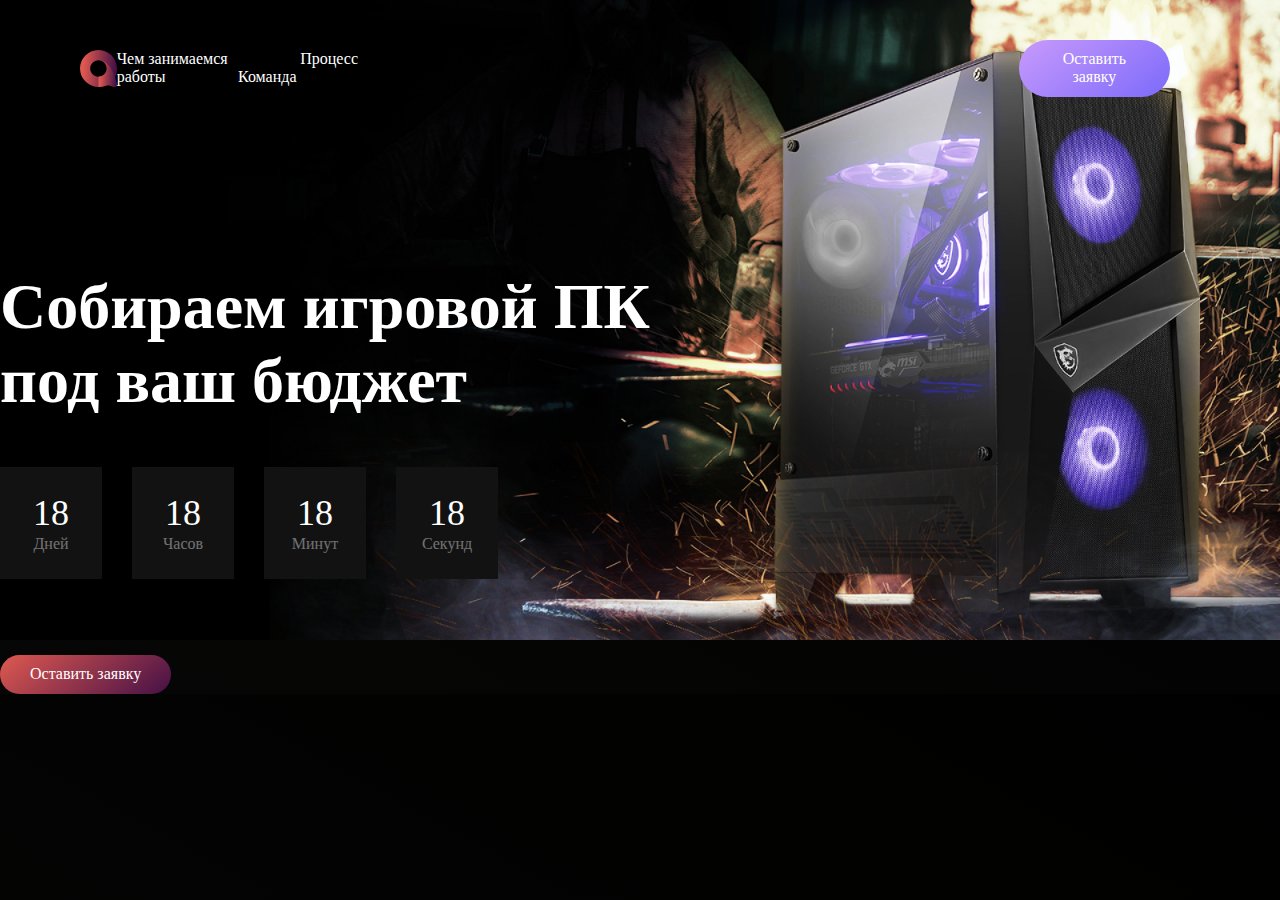
<file: Project/index.html>
<!DOCTYPE html>
<html lang="en">
  <head>
    <meta charset="UTF-8" />
    <meta name="viewport" content="width=device-width, initial-scale=1.0" />
    <link rel="stylesheet" href="css/normalize.css" />
    <link rel="stylesheet" href="css/style.css" />
    <title>Document</title>
  </head>
  <body>
    <header class="header">
      <div class="header__wrap">
        <a href="#" class="header__logo">
          <img src="img/Group.svg" alt="" />
        </a>
        <div class="header__menu">
          <nav class="header__nav">
            <a href="#">Чем занимаемся</a>
            <a href="#">Процесс работы</a>
            <a href="#">Команда</a>
          </nav>
          <button type="button" class="button header__button">
            Оставить заявку
          </button>
        </div>
      </div>
    </header>
    <main class="main">
      <section class="main-display">
        <div class="container">
          <h1 class="main-display__header">
            Собираем игровой ПК под ваш бюджет
          </h1>
          <div class="timer main-display__timer">
            <div class="timer__item">
              <div class="timer__count">18</div>
              <div class="timer_text">Дней</div>
            </div>
            <div class="timer__item">
              <div class="timer__count">18</div>
              <div class="timer_text">Часов</div>
            </div>
            <div class="timer__item">
              <div class="timer__count">18</div>
              <div class="timer_text">Минут</div>
            </div>
            <div class="timer__item">
              <div class="timer__count">18</div>
              <div class="timer_text">Секунд</div>
            </div>
          </div>
          <button class="button main-display__button">Оставить заявку</button>
        </div>
        <div class="main-display__backgroud">
          <img src="img/main-screen__bgc.png" alt="" />
        </div>
      </section>
    </main>
  </body>
</html>
</file>
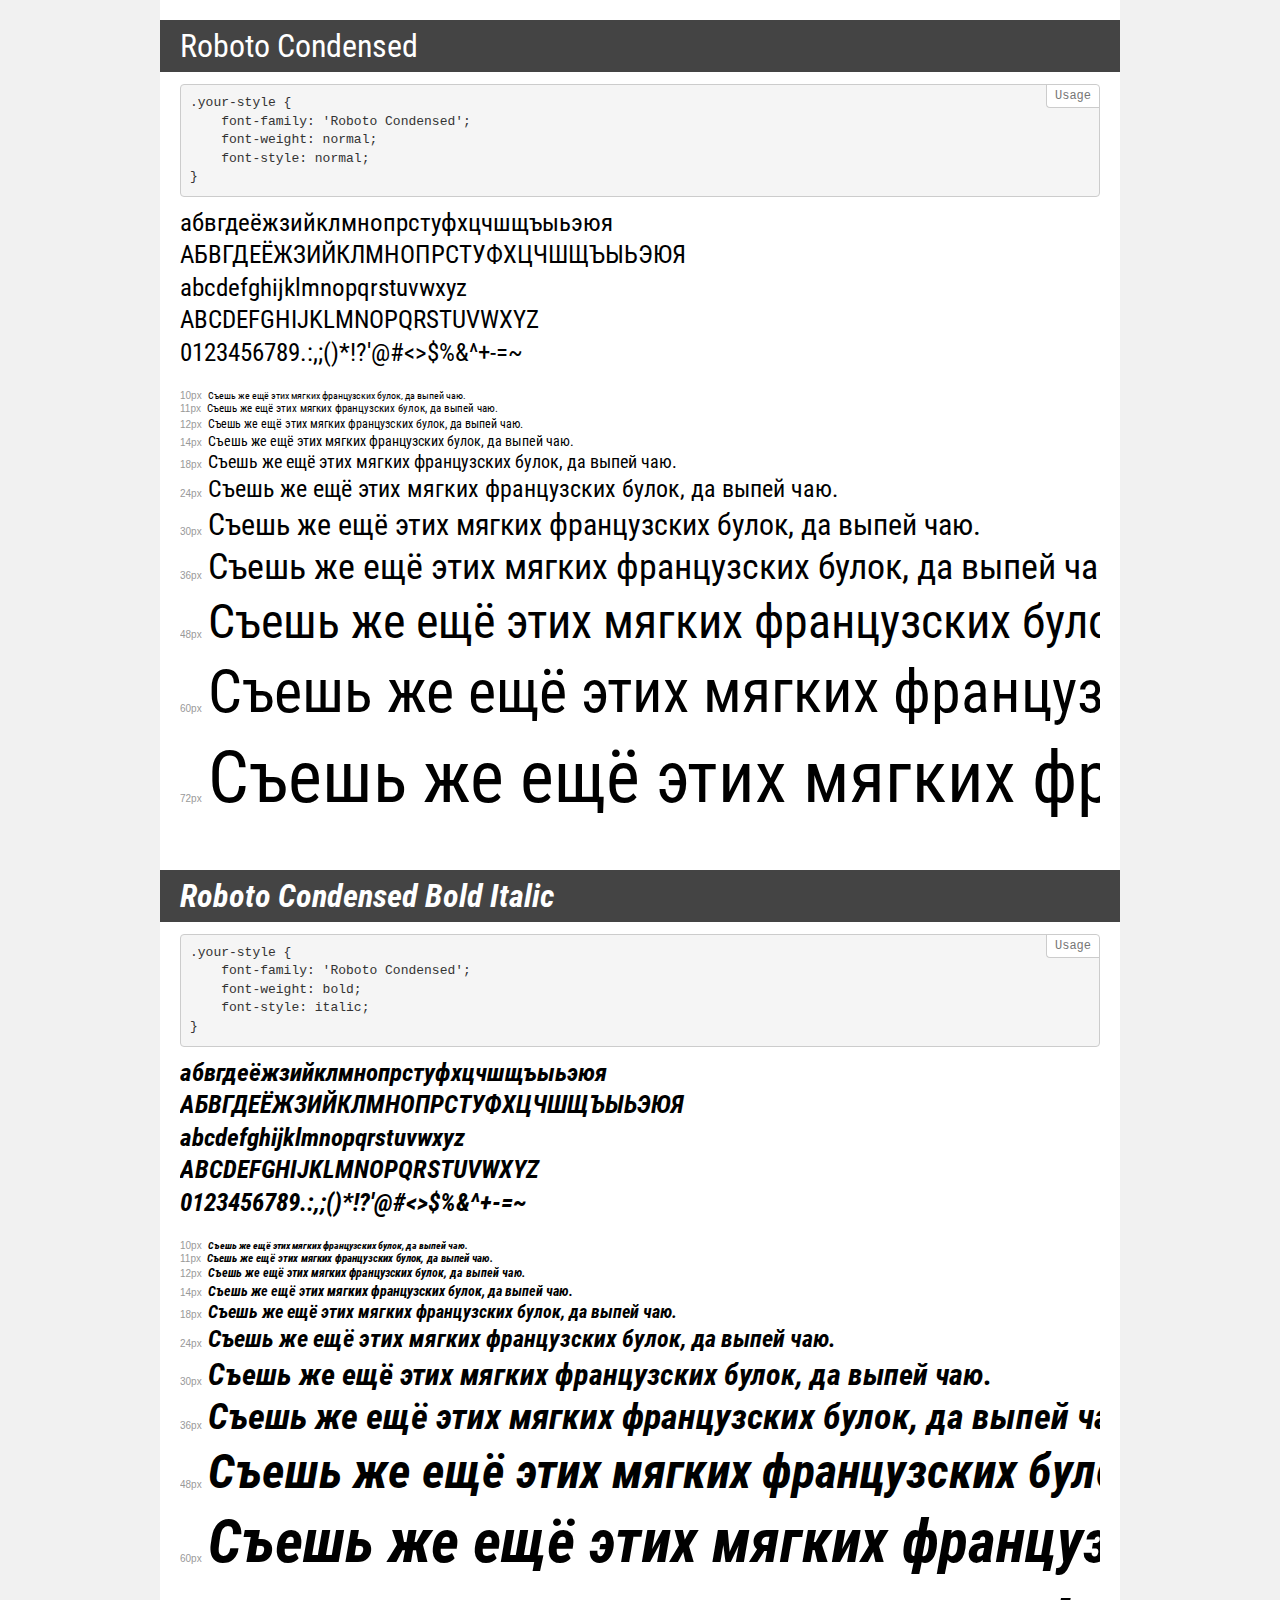
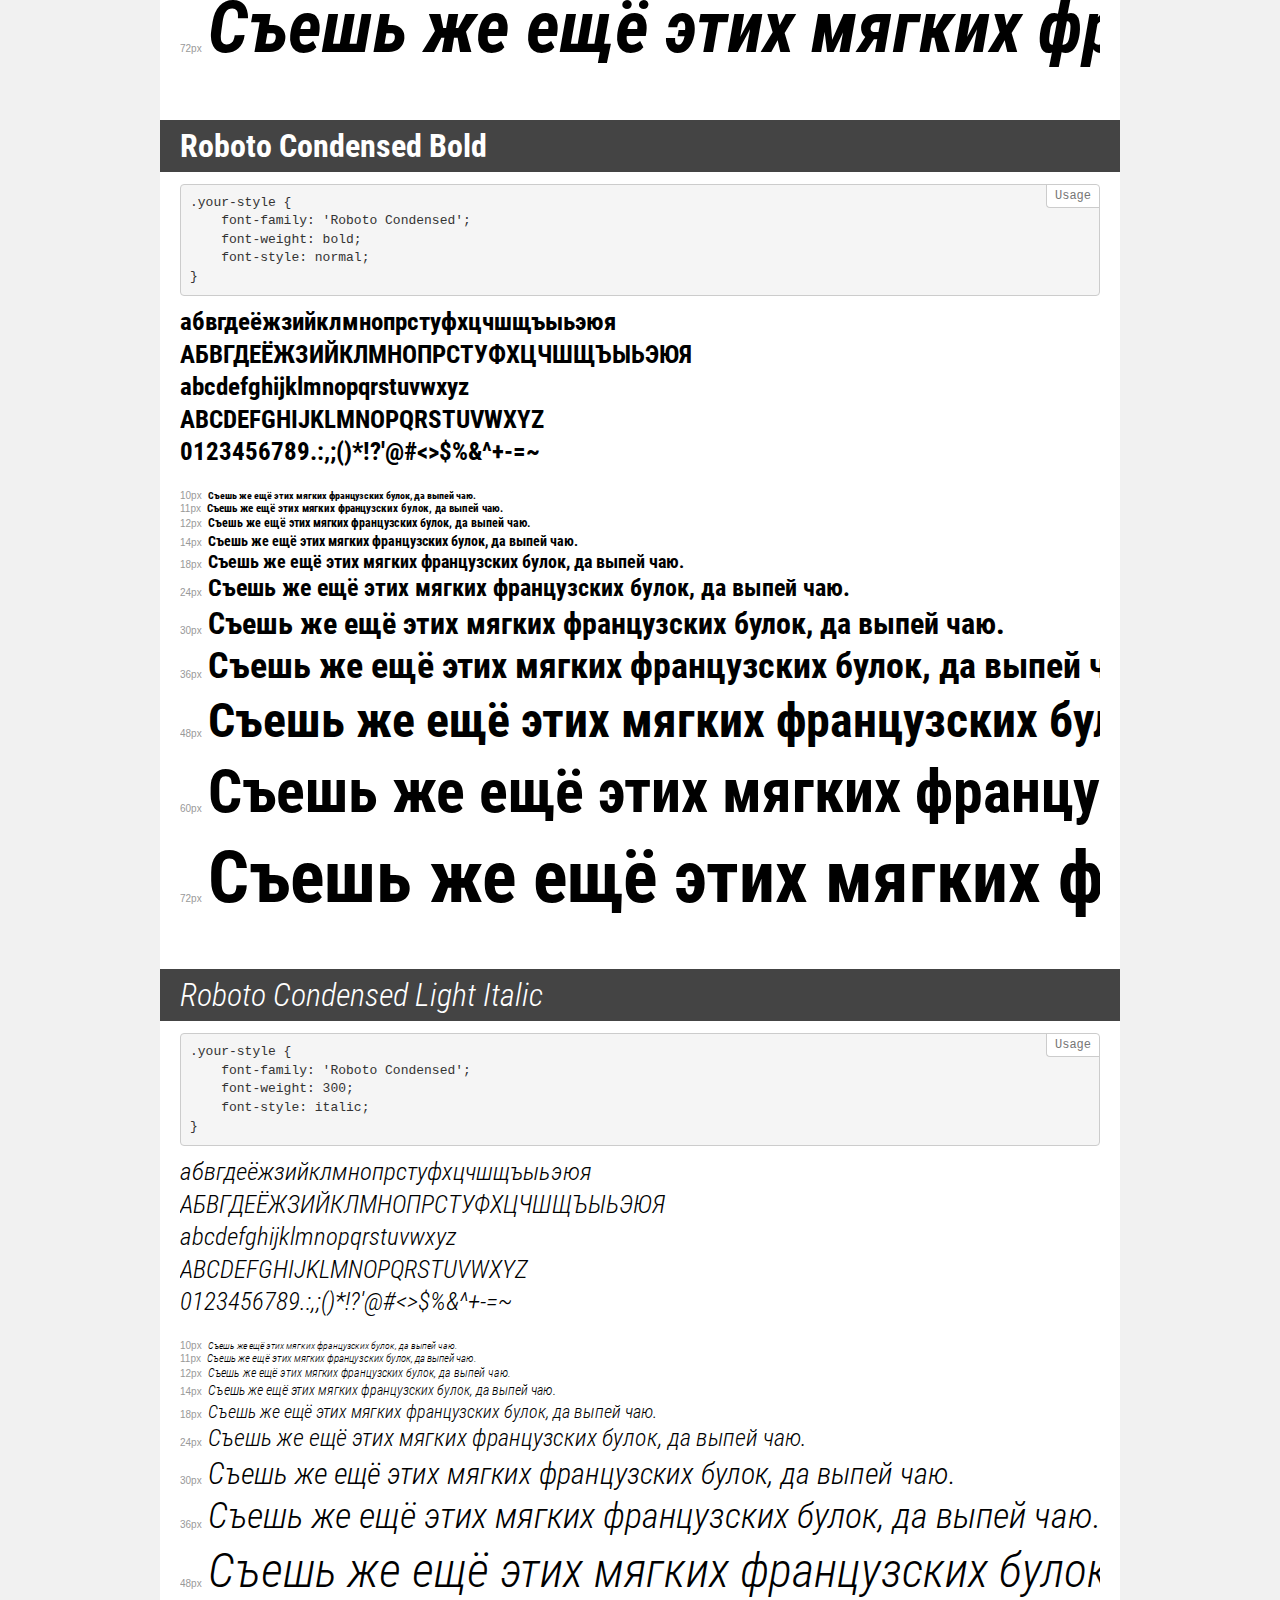
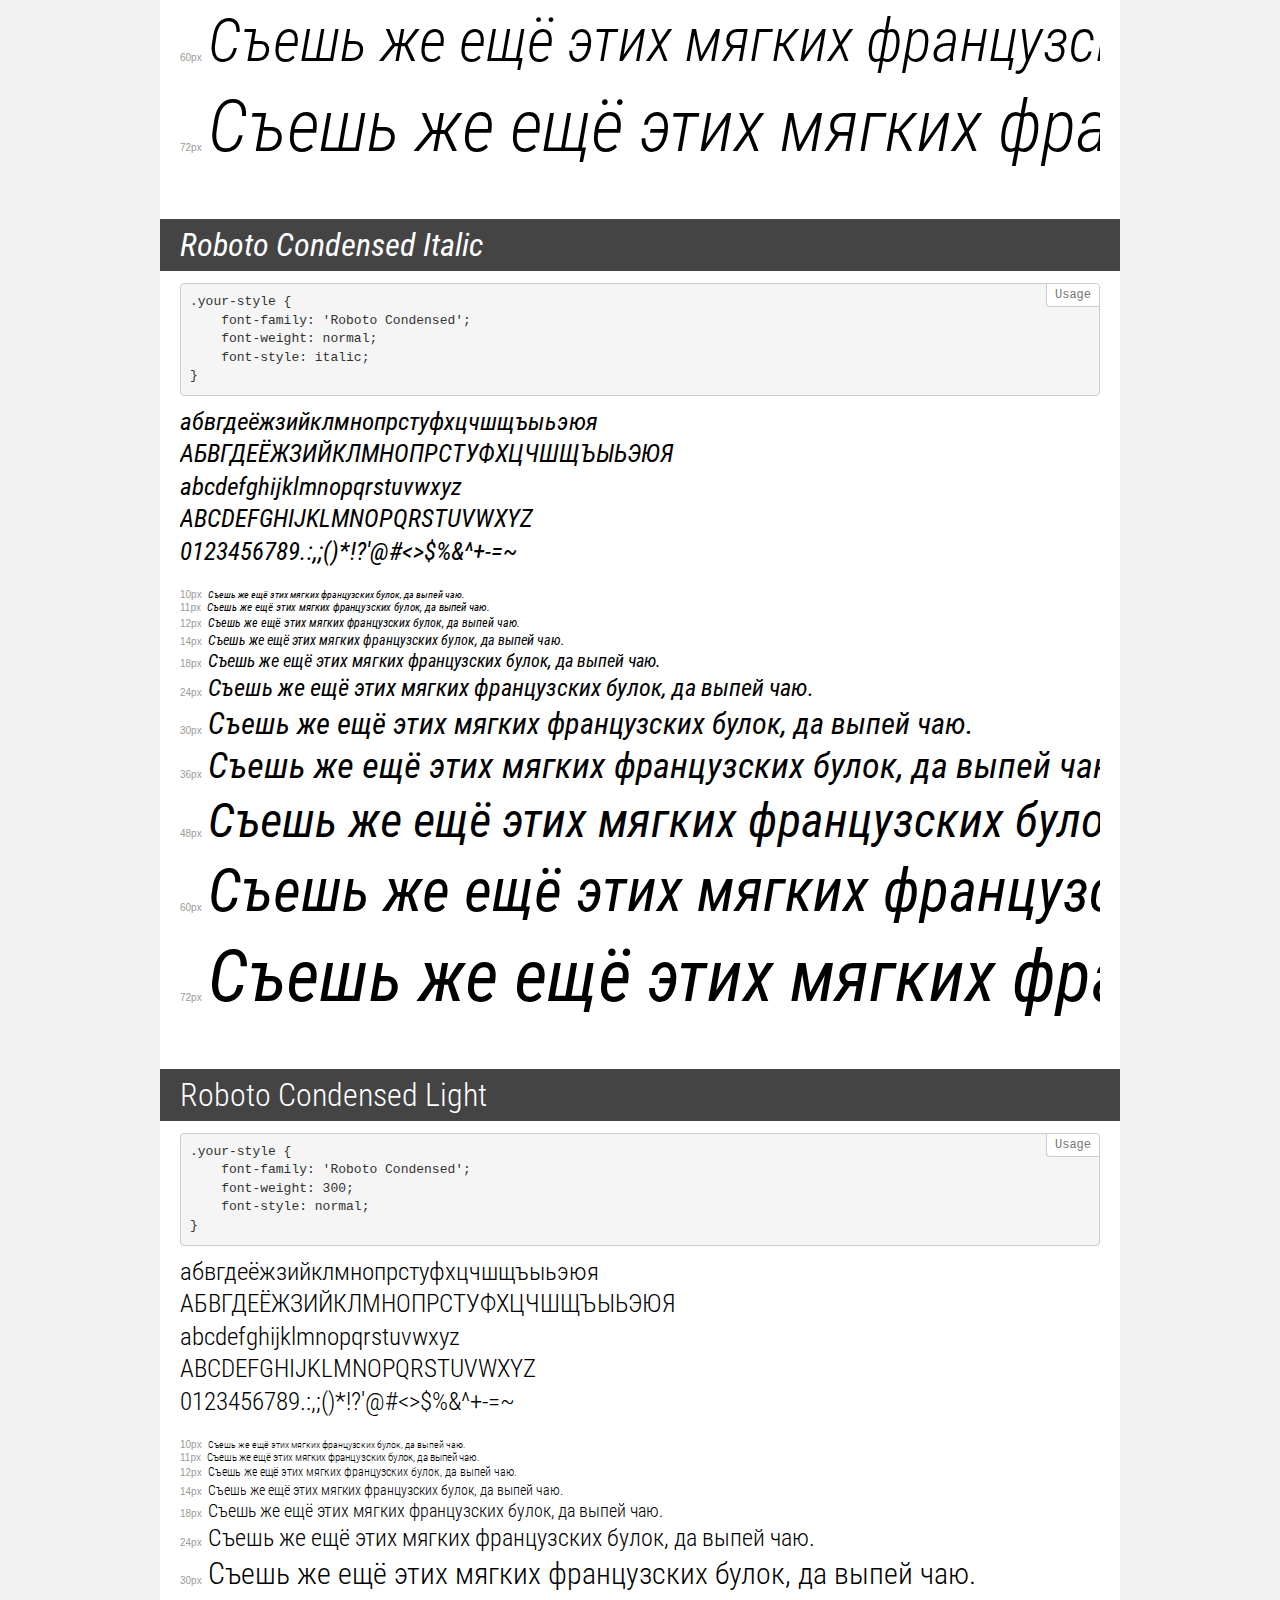
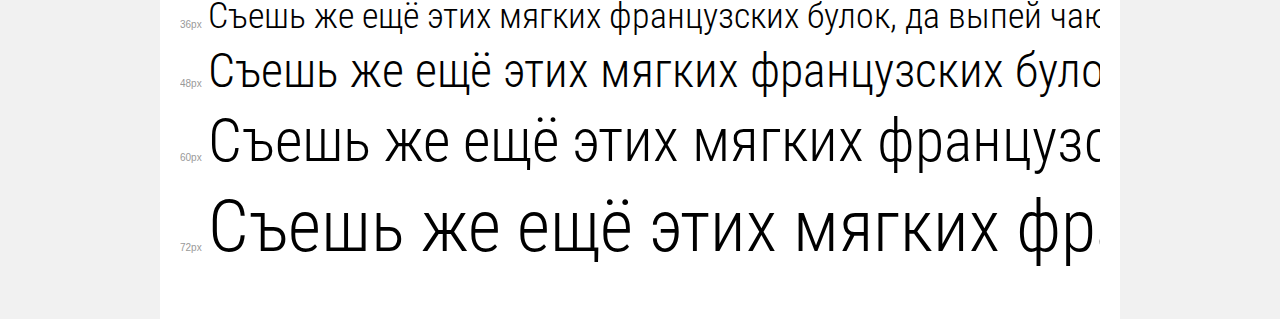
<file: fonts/demo.html>
<!DOCTYPE html>
<html>
<head>
    <meta charset="utf-8">
    <meta http-equiv="X-UA-Compatible" content="IE=edge">
    <meta name="viewport" content="width=device-width, initial-scale=1">
    <meta name="robots" content="noindex, noarchive">
    <title>Transfonter demo</title>
    <link href="stylesheet.css" rel="stylesheet">
    <style>
        /*
        http://meyerweb.com/eric/tools/css/reset/
        v2.0 | 20110126
        License: none (public domain)
        */
        html, body, div, span, applet, object, iframe,
        h1, h2, h3, h4, h5, h6, p, blockquote, pre,
        a, abbr, acronym, address, big, cite, code,
        del, dfn, em, img, ins, kbd, q, s, samp,
        small, strike, strong, sub, sup, tt, var,
        b, u, i, center,
        dl, dt, dd, ol, ul, li,
        fieldset, form, label, legend,
        table, caption, tbody, tfoot, thead, tr, th, td,
        article, aside, canvas, details, embed,
        figure, figcaption, footer, header, hgroup,
        menu, nav, output, ruby, section, summary,
        time, mark, audio, video {
            margin: 0;
            padding: 0;
            border: 0;
            font-size: 100%;
            font: inherit;
            vertical-align: baseline;
        }
        /* HTML5 display-role reset for older browsers */
        article, aside, details, figcaption, figure,
        footer, header, hgroup, menu, nav, section {
            display: block;
        }
        body {
            line-height: 1;
        }
        ol, ul {
            list-style: none;
        }
        blockquote, q {
            quotes: none;
        }
        blockquote:before, blockquote:after,
        q:before, q:after {
            content: '';
            content: none;
        }
        table {
            border-collapse: collapse;
            border-spacing: 0;
        }
        /* common styles */
        body {
            background: #f1f1f1;
            color: #000;
        }
        .page {
            background: #fff;
            width: 920px;
            margin: 0 auto;
            padding: 20px 20px 0 20px;
            overflow: hidden;
        }
        .font-container {
            overflow-x: auto;
            overflow-y: hidden;
            margin-bottom: 40px;
            line-height: 1.3;
            white-space: nowrap;
            padding-bottom: 5px;
        }
        h1 {
            position: relative;
            background: #444;
            font-size: 32px;
            color: #fff;
            padding: 10px 20px;
            margin: 0 -20px 12px -20px;
        }
        .letters {
            font-size: 25px;
            margin-bottom: 20px;
        }
        .s10:before {
            content: '10px';
        }
        .s11:before {
            content: '11px';
        }
        .s12:before {
            content: '12px';
        }
        .s14:before {
            content: '14px';
        }
        .s18:before {
            content: '18px';
        }
        .s24:before {
            content: '24px';
        }
        .s30:before {
            content: '30px';
        }
        .s36:before {
            content: '36px';
        }
        .s48:before {
            content: '48px';
        }
        .s60:before {
            content: '60px';
        }
        .s72:before {
            content: '72px';
        }
        .s10:before, .s11:before, .s12:before, .s14:before,
        .s18:before, .s24:before, .s30:before, .s36:before,
        .s48:before, .s60:before, .s72:before {
            font-family: Arial, sans-serif;
            font-size: 10px;
            font-weight: normal;
            font-style: normal;
            color: #999;
            padding-right: 6px;
        }
        pre {
            display: block;
            position: relative;
            padding: 9px;
            margin: 0 0 10px;
            font-family: Monaco, Menlo, Consolas, "Courier New", monospace !important;
            font-size: 13px;
            line-height: 1.428571429;
            color: #333;
            font-weight: normal !important;
            font-style: normal !important;
            background-color: #f5f5f5;
            border: 1px solid #ccc;
            overflow-x: auto;
            border-radius: 4px;
        }
        pre:after {
            display: block;
            position: absolute;
            right: 0;
            top: 0;
            content: 'Usage';
            line-height: 1;
            padding: 5px 8px;
            font-size: 12px;
            color: #767676;
            background-color: #fff;
            border: 1px solid #ccc;
            border-right: none;
            border-top: none;
            border-radius: 0 4px 0 4px;
            z-index: 10;
        }
        /* responsive */
        @media (max-width: 959px) {
            .page {
                width: auto;
                margin: 0;
            }
        }
    </style>
</head>
<body>
<div class="page">
    <div class="demo" style="font-family: 'Roboto Condensed'; font-weight: normal; font-style: normal;">
        <h1>Roboto Condensed</h1>
        <pre>.your-style {
    font-family: 'Roboto Condensed';
    font-weight: normal;
    font-style: normal;
}</pre>
        <div class="font-container">
            <p class="letters">
                абвгдеёжзийклмнопрстуфхцчшщъыьэюя<br>
АБВГДЕЁЖЗИЙКЛМНОПРСТУФХЦЧШЩЪЫЬЭЮЯ<br>
abcdefghijklmnopqrstuvwxyz<br>
ABCDEFGHIJKLMNOPQRSTUVWXYZ<br>
                0123456789.:,;()*!?'@#<>$%&^+-=~
            </p>
            <p class="s10" style="font-size: 10px;">Съешь же ещё этих мягких французских булок, да выпей чаю.</p>
            <p class="s11" style="font-size: 11px;">Съешь же ещё этих мягких французских булок, да выпей чаю.</p>
            <p class="s12" style="font-size: 12px;">Съешь же ещё этих мягких французских булок, да выпей чаю.</p>
            <p class="s14" style="font-size: 14px;">Съешь же ещё этих мягких французских булок, да выпей чаю.</p>
            <p class="s18" style="font-size: 18px;">Съешь же ещё этих мягких французских булок, да выпей чаю.</p>
            <p class="s24" style="font-size: 24px;">Съешь же ещё этих мягких французских булок, да выпей чаю.</p>
            <p class="s30" style="font-size: 30px;">Съешь же ещё этих мягких французских булок, да выпей чаю.</p>
            <p class="s36" style="font-size: 36px;">Съешь же ещё этих мягких французских булок, да выпей чаю.</p>
            <p class="s48" style="font-size: 48px;">Съешь же ещё этих мягких французских булок, да выпей чаю.</p>
            <p class="s60" style="font-size: 60px;">Съешь же ещё этих мягких французских булок, да выпей чаю.</p>
            <p class="s72" style="font-size: 72px;">Съешь же ещё этих мягких французских булок, да выпей чаю.</p>
        </div>
    </div>
    <div class="demo" style="font-family: 'Roboto Condensed'; font-weight: bold; font-style: italic;">
        <h1>Roboto Condensed Bold Italic</h1>
        <pre>.your-style {
    font-family: 'Roboto Condensed';
    font-weight: bold;
    font-style: italic;
}</pre>
        <div class="font-container">
            <p class="letters">
                абвгдеёжзийклмнопрстуфхцчшщъыьэюя<br>
АБВГДЕЁЖЗИЙКЛМНОПРСТУФХЦЧШЩЪЫЬЭЮЯ<br>
abcdefghijklmnopqrstuvwxyz<br>
ABCDEFGHIJKLMNOPQRSTUVWXYZ<br>
                0123456789.:,;()*!?'@#<>$%&^+-=~
            </p>
            <p class="s10" style="font-size: 10px;">Съешь же ещё этих мягких французских булок, да выпей чаю.</p>
            <p class="s11" style="font-size: 11px;">Съешь же ещё этих мягких французских булок, да выпей чаю.</p>
            <p class="s12" style="font-size: 12px;">Съешь же ещё этих мягких французских булок, да выпей чаю.</p>
            <p class="s14" style="font-size: 14px;">Съешь же ещё этих мягких французских булок, да выпей чаю.</p>
            <p class="s18" style="font-size: 18px;">Съешь же ещё этих мягких французских булок, да выпей чаю.</p>
            <p class="s24" style="font-size: 24px;">Съешь же ещё этих мягких французских булок, да выпей чаю.</p>
            <p class="s30" style="font-size: 30px;">Съешь же ещё этих мягких французских булок, да выпей чаю.</p>
            <p class="s36" style="font-size: 36px;">Съешь же ещё этих мягких французских булок, да выпей чаю.</p>
            <p class="s48" style="font-size: 48px;">Съешь же ещё этих мягких французских булок, да выпей чаю.</p>
            <p class="s60" style="font-size: 60px;">Съешь же ещё этих мягких французских булок, да выпей чаю.</p>
            <p class="s72" style="font-size: 72px;">Съешь же ещё этих мягких французских булок, да выпей чаю.</p>
        </div>
    </div>
    <div class="demo" style="font-family: 'Roboto Condensed'; font-weight: bold; font-style: normal;">
        <h1>Roboto Condensed Bold</h1>
        <pre>.your-style {
    font-family: 'Roboto Condensed';
    font-weight: bold;
    font-style: normal;
}</pre>
        <div class="font-container">
            <p class="letters">
                абвгдеёжзийклмнопрстуфхцчшщъыьэюя<br>
АБВГДЕЁЖЗИЙКЛМНОПРСТУФХЦЧШЩЪЫЬЭЮЯ<br>
abcdefghijklmnopqrstuvwxyz<br>
ABCDEFGHIJKLMNOPQRSTUVWXYZ<br>
                0123456789.:,;()*!?'@#<>$%&^+-=~
            </p>
            <p class="s10" style="font-size: 10px;">Съешь же ещё этих мягких французских булок, да выпей чаю.</p>
            <p class="s11" style="font-size: 11px;">Съешь же ещё этих мягких французских булок, да выпей чаю.</p>
            <p class="s12" style="font-size: 12px;">Съешь же ещё этих мягких французских булок, да выпей чаю.</p>
            <p class="s14" style="font-size: 14px;">Съешь же ещё этих мягких французских булок, да выпей чаю.</p>
            <p class="s18" style="font-size: 18px;">Съешь же ещё этих мягких французских булок, да выпей чаю.</p>
            <p class="s24" style="font-size: 24px;">Съешь же ещё этих мягких французских булок, да выпей чаю.</p>
            <p class="s30" style="font-size: 30px;">Съешь же ещё этих мягких французских булок, да выпей чаю.</p>
            <p class="s36" style="font-size: 36px;">Съешь же ещё этих мягких французских булок, да выпей чаю.</p>
            <p class="s48" style="font-size: 48px;">Съешь же ещё этих мягких французских булок, да выпей чаю.</p>
            <p class="s60" style="font-size: 60px;">Съешь же ещё этих мягких французских булок, да выпей чаю.</p>
            <p class="s72" style="font-size: 72px;">Съешь же ещё этих мягких французских булок, да выпей чаю.</p>
        </div>
    </div>
    <div class="demo" style="font-family: 'Roboto Condensed'; font-weight: 300; font-style: italic;">
        <h1>Roboto Condensed Light Italic</h1>
        <pre>.your-style {
    font-family: 'Roboto Condensed';
    font-weight: 300;
    font-style: italic;
}</pre>
        <div class="font-container">
            <p class="letters">
                абвгдеёжзийклмнопрстуфхцчшщъыьэюя<br>
АБВГДЕЁЖЗИЙКЛМНОПРСТУФХЦЧШЩЪЫЬЭЮЯ<br>
abcdefghijklmnopqrstuvwxyz<br>
ABCDEFGHIJKLMNOPQRSTUVWXYZ<br>
                0123456789.:,;()*!?'@#<>$%&^+-=~
            </p>
            <p class="s10" style="font-size: 10px;">Съешь же ещё этих мягких французских булок, да выпей чаю.</p>
            <p class="s11" style="font-size: 11px;">Съешь же ещё этих мягких французских булок, да выпей чаю.</p>
            <p class="s12" style="font-size: 12px;">Съешь же ещё этих мягких французских булок, да выпей чаю.</p>
            <p class="s14" style="font-size: 14px;">Съешь же ещё этих мягких французских булок, да выпей чаю.</p>
            <p class="s18" style="font-size: 18px;">Съешь же ещё этих мягких французских булок, да выпей чаю.</p>
            <p class="s24" style="font-size: 24px;">Съешь же ещё этих мягких французских булок, да выпей чаю.</p>
            <p class="s30" style="font-size: 30px;">Съешь же ещё этих мягких французских булок, да выпей чаю.</p>
            <p class="s36" style="font-size: 36px;">Съешь же ещё этих мягких французских булок, да выпей чаю.</p>
            <p class="s48" style="font-size: 48px;">Съешь же ещё этих мягких французских булок, да выпей чаю.</p>
            <p class="s60" style="font-size: 60px;">Съешь же ещё этих мягких французских булок, да выпей чаю.</p>
            <p class="s72" style="font-size: 72px;">Съешь же ещё этих мягких французских булок, да выпей чаю.</p>
        </div>
    </div>
    <div class="demo" style="font-family: 'Roboto Condensed'; font-weight: normal; font-style: italic;">
        <h1>Roboto Condensed Italic</h1>
        <pre>.your-style {
    font-family: 'Roboto Condensed';
    font-weight: normal;
    font-style: italic;
}</pre>
        <div class="font-container">
            <p class="letters">
                абвгдеёжзийклмнопрстуфхцчшщъыьэюя<br>
АБВГДЕЁЖЗИЙКЛМНОПРСТУФХЦЧШЩЪЫЬЭЮЯ<br>
abcdefghijklmnopqrstuvwxyz<br>
ABCDEFGHIJKLMNOPQRSTUVWXYZ<br>
                0123456789.:,;()*!?'@#<>$%&^+-=~
            </p>
            <p class="s10" style="font-size: 10px;">Съешь же ещё этих мягких французских булок, да выпей чаю.</p>
            <p class="s11" style="font-size: 11px;">Съешь же ещё этих мягких французских булок, да выпей чаю.</p>
            <p class="s12" style="font-size: 12px;">Съешь же ещё этих мягких французских булок, да выпей чаю.</p>
            <p class="s14" style="font-size: 14px;">Съешь же ещё этих мягких французских булок, да выпей чаю.</p>
            <p class="s18" style="font-size: 18px;">Съешь же ещё этих мягких французских булок, да выпей чаю.</p>
            <p class="s24" style="font-size: 24px;">Съешь же ещё этих мягких французских булок, да выпей чаю.</p>
            <p class="s30" style="font-size: 30px;">Съешь же ещё этих мягких французских булок, да выпей чаю.</p>
            <p class="s36" style="font-size: 36px;">Съешь же ещё этих мягких французских булок, да выпей чаю.</p>
            <p class="s48" style="font-size: 48px;">Съешь же ещё этих мягких французских булок, да выпей чаю.</p>
            <p class="s60" style="font-size: 60px;">Съешь же ещё этих мягких французских булок, да выпей чаю.</p>
            <p class="s72" style="font-size: 72px;">Съешь же ещё этих мягких французских булок, да выпей чаю.</p>
        </div>
    </div>
    <div class="demo" style="font-family: 'Roboto Condensed'; font-weight: 300; font-style: normal;">
        <h1>Roboto Condensed Light</h1>
        <pre>.your-style {
    font-family: 'Roboto Condensed';
    font-weight: 300;
    font-style: normal;
}</pre>
        <div class="font-container">
            <p class="letters">
                абвгдеёжзийклмнопрстуфхцчшщъыьэюя<br>
АБВГДЕЁЖЗИЙКЛМНОПРСТУФХЦЧШЩЪЫЬЭЮЯ<br>
abcdefghijklmnopqrstuvwxyz<br>
ABCDEFGHIJKLMNOPQRSTUVWXYZ<br>
                0123456789.:,;()*!?'@#<>$%&^+-=~
            </p>
            <p class="s10" style="font-size: 10px;">Съешь же ещё этих мягких французских булок, да выпей чаю.</p>
            <p class="s11" style="font-size: 11px;">Съешь же ещё этих мягких французских булок, да выпей чаю.</p>
            <p class="s12" style="font-size: 12px;">Съешь же ещё этих мягких французских булок, да выпей чаю.</p>
            <p class="s14" style="font-size: 14px;">Съешь же ещё этих мягких французских булок, да выпей чаю.</p>
            <p class="s18" style="font-size: 18px;">Съешь же ещё этих мягких французских булок, да выпей чаю.</p>
            <p class="s24" style="font-size: 24px;">Съешь же ещё этих мягких французских булок, да выпей чаю.</p>
            <p class="s30" style="font-size: 30px;">Съешь же ещё этих мягких французских булок, да выпей чаю.</p>
            <p class="s36" style="font-size: 36px;">Съешь же ещё этих мягких французских булок, да выпей чаю.</p>
            <p class="s48" style="font-size: 48px;">Съешь же ещё этих мягких французских булок, да выпей чаю.</p>
            <p class="s60" style="font-size: 60px;">Съешь же ещё этих мягких французских булок, да выпей чаю.</p>
            <p class="s72" style="font-size: 72px;">Съешь же ещё этих мягких французских булок, да выпей чаю.</p>
        </div>
    </div>
</div>
</body>
</html>
</file>
<file: Project/css/style.css>
*,
*::after,
*::before {
  box-sizing: border-box;
}
html,
body {
  font-size: 62.5%;
  color: #ffffff;
  background-image: linear-gradient(
    to right top,
    #060606,
    #050504,
    #030303,
    #020201,
    #000000
  );
}

img {
  width: 100%;
  height: 100%;
  object-fit: contain;
  flex-shrink: 0;
}
a {
  text-decoration: none;
  color: inherit;
}

button,
input {
  outline: none;
  border: none;
  cursor: pointer;
}
h1,
h2,
h3,
h4,
h5,
h6 {
  margin: 0;
  padding: 0;
}

.container {
  width: 130rem;
  margin: 0 auto;
}
.button {
  border-radius: 5rem;
  padding: 1rem 3rem;
  color: #ffffff;
}
.header {
  position: absolute;
  top: 0;
  left: 50%;
  transform: translate(-50%, 0);
  width: 100%;
  padding: 4rem 11rem 4rem 8rem;
  z-index: 10;
}
.header__logo {
  display: block;
  width: 4rem;
  height: 4rem;
}
.header__wrap {
  display: flex;
  align-items: center;
  justify-content: space-between;
}
.header__menu {
  display: flex;
  align-items: center;
}
.header__button {
  margin-left: 55.3rem;
  background: linear-gradient(142deg, #c89afc 0%, #7c6afa 100%);
  font-size: 1.6rem;
}
.header__nav a:not(:last-child) {
  margin-right: 7.1rem;
}
.header__nav a {
  font-size: 1.6rem;
}

.main-display {
  padding-top: 27rem;
}
.main-display .container {
  position: relative;
  z-index: 10;
}
.main-display__header {
  max-width: 76rem;
  margin-bottom: 5rem;
  font-size: 6.4rem;
}
.main-display__timer {
  display: flex;
  margin-bottom: 7.6rem;
}
.timer__item {
  width: 10.2rem;
  height: 11.2rem;
  background-color: #121212;
  display: flex;
  align-items: center;
  justify-content: center;
  flex-direction: column;
}
.timer__item:not(:last-child) {
  margin-right: 3rem;
}
.timer__count {
  font-size: 3.6rem;
}
.timer_text {
  font-size: 1.6rem;
  opacity: 0.4;
}
.main-display__button {
  background: linear-gradient(141deg, #df5950 0%, #451046 100%);
  font-size: 1.6rem;
}

.main-display__backgroud {
  position: absolute;
  top: 0;
  left: 0;
  z-index: 1;
}
</file>
<file: fonts/stylesheet.css>
/* This stylesheet generated by Transfonter (https://transfonter.org) on February 25, 2018 4:01 PM */

@font-face {
    font-family: 'Roboto Condensed';
    src: url('RobotoCondensed-Regular.eot');
    src: local('Roboto Condensed'), local('RobotoCondensed-Regular'),
        url('RobotoCondensed-Regular.eot?#iefix') format('embedded-opentype'),
        url('RobotoCondensed-Regular.woff') format('woff'),
        url('RobotoCondensed-Regular.ttf') format('truetype');
    font-weight: normal;
    font-style: normal;
}

@font-face {
    font-family: 'Roboto Condensed';
    src: url('RobotoCondensed-BoldItalic.eot');
    src: local('Roboto Condensed Bold Italic'), local('RobotoCondensed-BoldItalic'),
        url('RobotoCondensed-BoldItalic.eot?#iefix') format('embedded-opentype'),
        url('RobotoCondensed-BoldItalic.woff') format('woff'),
        url('RobotoCondensed-BoldItalic.ttf') format('truetype');
    font-weight: bold;
    font-style: italic;
}

@font-face {
    font-family: 'Roboto Condensed';
    src: url('RobotoCondensed-Bold.eot');
    src: local('Roboto Condensed Bold'), local('RobotoCondensed-Bold'),
        url('RobotoCondensed-Bold.eot?#iefix') format('embedded-opentype'),
        url('RobotoCondensed-Bold.woff') format('woff'),
        url('RobotoCondensed-Bold.ttf') format('truetype');
    font-weight: bold;
    font-style: normal;
}

@font-face {
    font-family: 'Roboto Condensed';
    src: url('RobotoCondensed-LightItalic.eot');
    src: local('Roboto Condensed Light Italic'), local('RobotoCondensed-LightItalic'),
        url('RobotoCondensed-LightItalic.eot?#iefix') format('embedded-opentype'),
        url('RobotoCondensed-LightItalic.woff') format('woff'),
        url('RobotoCondensed-LightItalic.ttf') format('truetype');
    font-weight: 300;
    font-style: italic;
}

@font-face {
    font-family: 'Roboto Condensed';
    src: url('RobotoCondensed-Italic.eot');
    src: local('Roboto Condensed Italic'), local('RobotoCondensed-Italic'),
        url('RobotoCondensed-Italic.eot?#iefix') format('embedded-opentype'),
        url('RobotoCondensed-Italic.woff') format('woff'),
        url('RobotoCondensed-Italic.ttf') format('truetype');
    font-weight: normal;
    font-style: italic;
}

@font-face {
    font-family: 'Roboto Condensed';
    src: url('RobotoCondensed-Light.eot');
    src: local('Roboto Condensed Light'), local('RobotoCondensed-Light'),
        url('RobotoCondensed-Light.eot?#iefix') format('embedded-opentype'),
        url('RobotoCondensed-Light.woff') format('woff'),
        url('RobotoCondensed-Light.ttf') format('truetype');
    font-weight: 300;
    font-style: normal;
}
</file>
